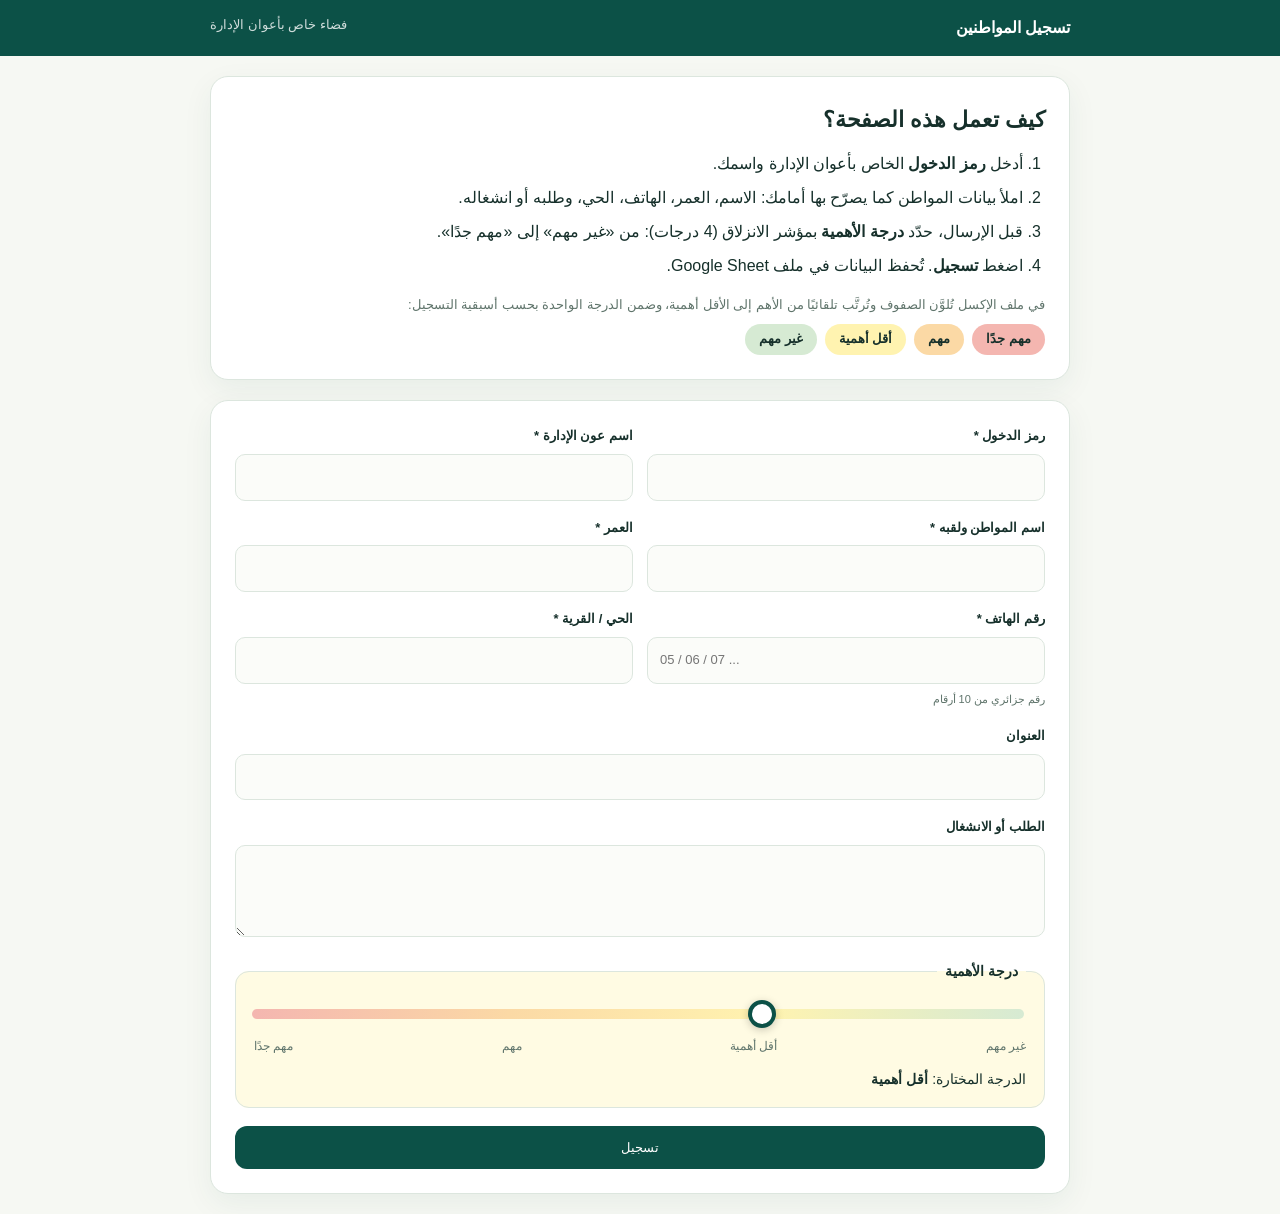
<file: citizens/index.html>
<!doctype html>
<html lang="ar" dir="rtl">
<head>
  <meta charset="utf-8">
  <meta name="viewport" content="width=device-width, initial-scale=1">
  <meta name="robots" content="noindex,nofollow">
  <title>تسجيل المواطنين | فضاء أعوان الإدارة</title>
  <link rel="stylesheet" href="/citizens/styles.css">
</head>
<body>
  <header class="top"><div class="wrap"><strong>تسجيل المواطنين</strong><span>فضاء خاص بأعوان الإدارة</span></div></header>
  <main class="wrap">
    <section class="how card">
      <h1>كيف تعمل هذه الصفحة؟</h1>
      <ol>
        <li>أدخل <b>رمز الدخول</b> الخاص بأعوان الإدارة واسمك.</li>
        <li>املأ بيانات المواطن كما يصرّح بها أمامك: الاسم، العمر، الهاتف، الحي، وطلبه أو انشغاله.</li>
        <li>قبل الإرسال، حدّد <b>درجة الأهمية</b> بمؤشر الانزلاق (4 درجات): من «غير مهم» إلى «مهم جدًا».</li>
        <li>اضغط <b>تسجيل</b>. تُحفظ البيانات في ملف Google Sheet.</li>
      </ol>
      <p class="legend-title">في ملف الإكسل تُلوَّن الصفوف وتُرتَّب تلقائيًا من الأهم إلى الأقل أهمية، وضمن الدرجة الواحدة بحسب أسبقية التسجيل:</p>
      <div class="legend"><span class="l4">مهم جدًا</span><span class="l3">مهم</span><span class="l2">أقل أهمية</span><span class="l1">غير مهم</span></div>
    </section>

    <section class="card">
      <form id="citizen-form" novalidate>
        <div class="grid">
          <label>رمز الدخول *<input name="accessCode" type="password" autocomplete="off" required></label>
          <label>اسم عون الإدارة *<input name="agent" maxlength="100" required></label>
          <label>اسم المواطن ولقبه *<input name="fullName" maxlength="150" required></label>
          <label>العمر *<input name="age" type="number" min="1" max="120" inputmode="numeric" required></label>
          <label>رقم الهاتف *<input name="phone" type="tel" inputmode="tel" pattern="(05|06|07)[0-9]{8}" placeholder="05 / 06 / 07 ..." required><small>رقم جزائري من 10 أرقام</small></label>
          <label>الحي / القرية *<input name="area" maxlength="100" required></label>
          <label class="full">العنوان<input name="address" maxlength="250"></label>
          <label class="full">الطلب أو الانشغال<textarea name="request" rows="3" maxlength="1000"></textarea></label>
        </div>

        <fieldset class="meter" id="meter">
          <legend>درجة الأهمية</legend>
          <input type="range" name="level" id="level" min="1" max="4" step="1" value="2" aria-describedby="level-label">
          <div class="ticks" aria-hidden="true"><span>غير مهم</span><span>أقل أهمية</span><span>مهم</span><span>مهم جدًا</span></div>
          <p id="level-label" class="current">الدرجة المختارة: <b>أقل أهمية</b></p>
        </fieldset>

        <p id="status" class="status" role="status" aria-live="polite"></p>
        <button class="submit" type="submit">تسجيل</button>
      </form>
    </section>
  </main>
  <script src="/citizens/config.js"></script>
  <script src="/citizens/app.js"></script>
</body>
</html>
</file>
<file: citizens/styles.css>
:root{--green:#0c5147;--ink:#16302b;--muted:#60756c;--line:#dce6de;--l1:#d6ead3;--l2:#fff3b0;--l3:#fbd9a5;--l4:#f4b6b0;--c:var(--l2)}
*{box-sizing:border-box}body{margin:0;background:#f6f8f3;color:var(--ink);font-family:"IBM Plex Sans Arabic",Tahoma,sans-serif;line-height:1.75}
.wrap{width:min(860px,calc(100% - 28px));margin-inline:auto}
.top{background:var(--green);color:#fff;padding:14px 0}.top .wrap{display:flex;justify-content:space-between;gap:10px;flex-wrap:wrap}.top span{opacity:.8;font-size:13px}
.card{background:#fff;border:1px solid var(--line);border-radius:18px;padding:24px;margin:20px 0;box-shadow:0 10px 30px #0c514710}
.how h1{font-size:22px;margin:0 0 10px}.how ol{padding-right:22px;margin:0 0 14px}.how li{margin:6px 0}.legend-title{font-size:13px;color:var(--muted);margin:0 0 8px}
.legend{display:flex;flex-wrap:wrap;gap:8px}.legend span{padding:4px 14px;border-radius:99px;font-size:13px;font-weight:600}
.l1{background:var(--l1)}.l2{background:var(--l2)}.l3{background:var(--l3)}.l4{background:var(--l4)}
.grid{display:grid;grid-template-columns:repeat(2,minmax(0,1fr));gap:16px 14px}.full{grid-column:1/-1}
label{display:flex;flex-direction:column;gap:6px;font-size:13px;font-weight:600}small{font-weight:400;color:var(--muted);font-size:11px}
input,textarea{width:100%;border:1px solid var(--line);border-radius:10px;padding:11px 12px;font:inherit;font-weight:400;background:#fbfcf9}
input:focus,textarea:focus{outline:2px solid #65a18b55;border-color:#65a18b}
.meter{border:1px solid var(--line);border-radius:14px;margin:22px 0 0;padding:16px 18px;background:color-mix(in srgb,var(--c) 35%,#fff);transition:background .2s}
.meter legend{font-weight:700;font-size:14px;padding:0 8px}
#level{-webkit-appearance:none;appearance:none;height:10px;border-radius:99px;padding:0;border:0;background:linear-gradient(to left,var(--l1),var(--l2),var(--l3),var(--l4));cursor:pointer}
#level::-webkit-slider-thumb{-webkit-appearance:none;width:28px;height:28px;border-radius:50%;background:#fff;border:4px solid var(--green);box-shadow:0 2px 8px #0003}
#level::-moz-range-thumb{width:20px;height:20px;border-radius:50%;background:#fff;border:4px solid var(--green)}
.ticks{display:flex;justify-content:space-between;font-size:12px;color:var(--muted);margin-top:8px}.current{margin:10px 0 0;font-size:14px}
.submit{width:100%;margin-top:18px;border:0;border-radius:12px;background:var(--green);color:#fff;font:700 16px inherit;font-family:inherit;padding:14px;cursor:pointer}
.submit:disabled{opacity:.6;cursor:wait}
.status{margin:14px 0 0;font-size:13px}.status:empty{display:none}.status.ok{background:#e8f6eb;color:#1d7044;padding:11px;border-radius:9px}.status.err{background:#fff0ed;color:#9a3527;padding:11px;border-radius:9px}
@media(max-width:560px){.grid{grid-template-columns:1fr}.card{padding:18px 14px}.ticks{font-size:10px}}
</file>
